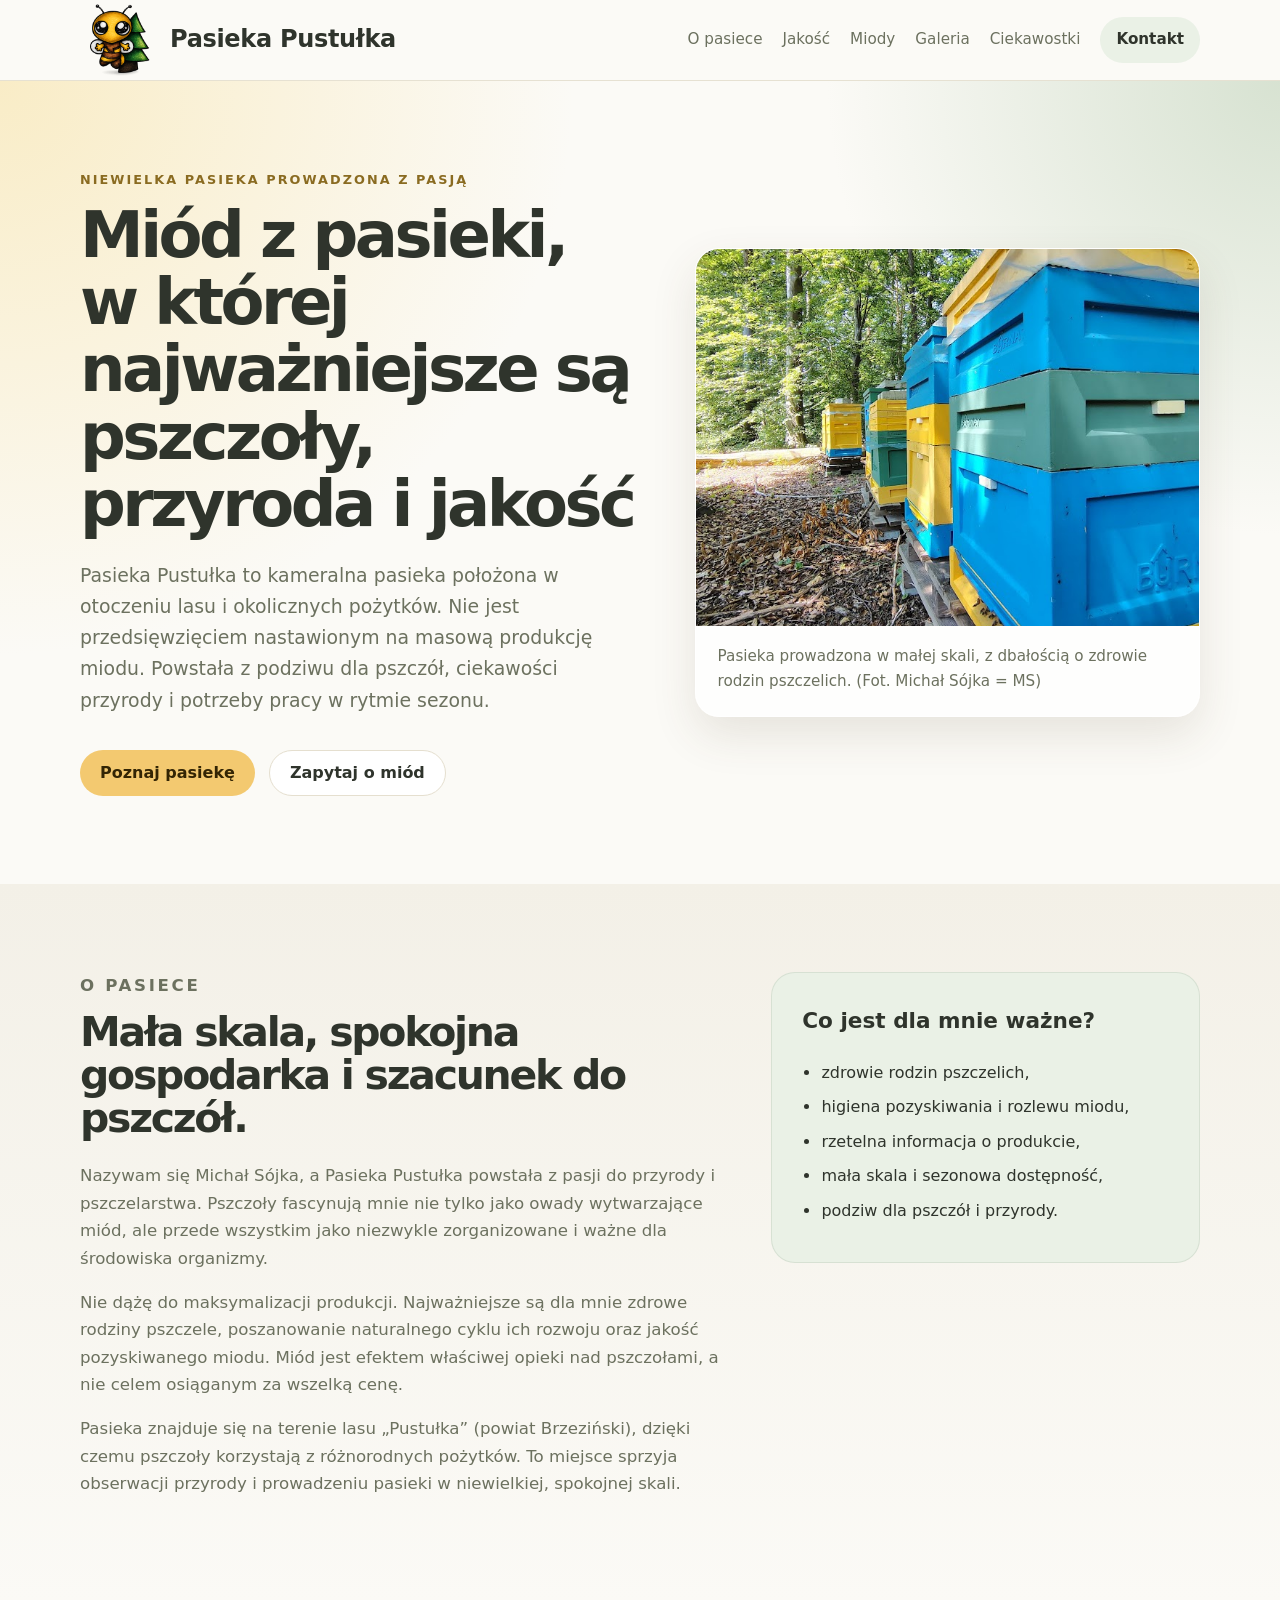
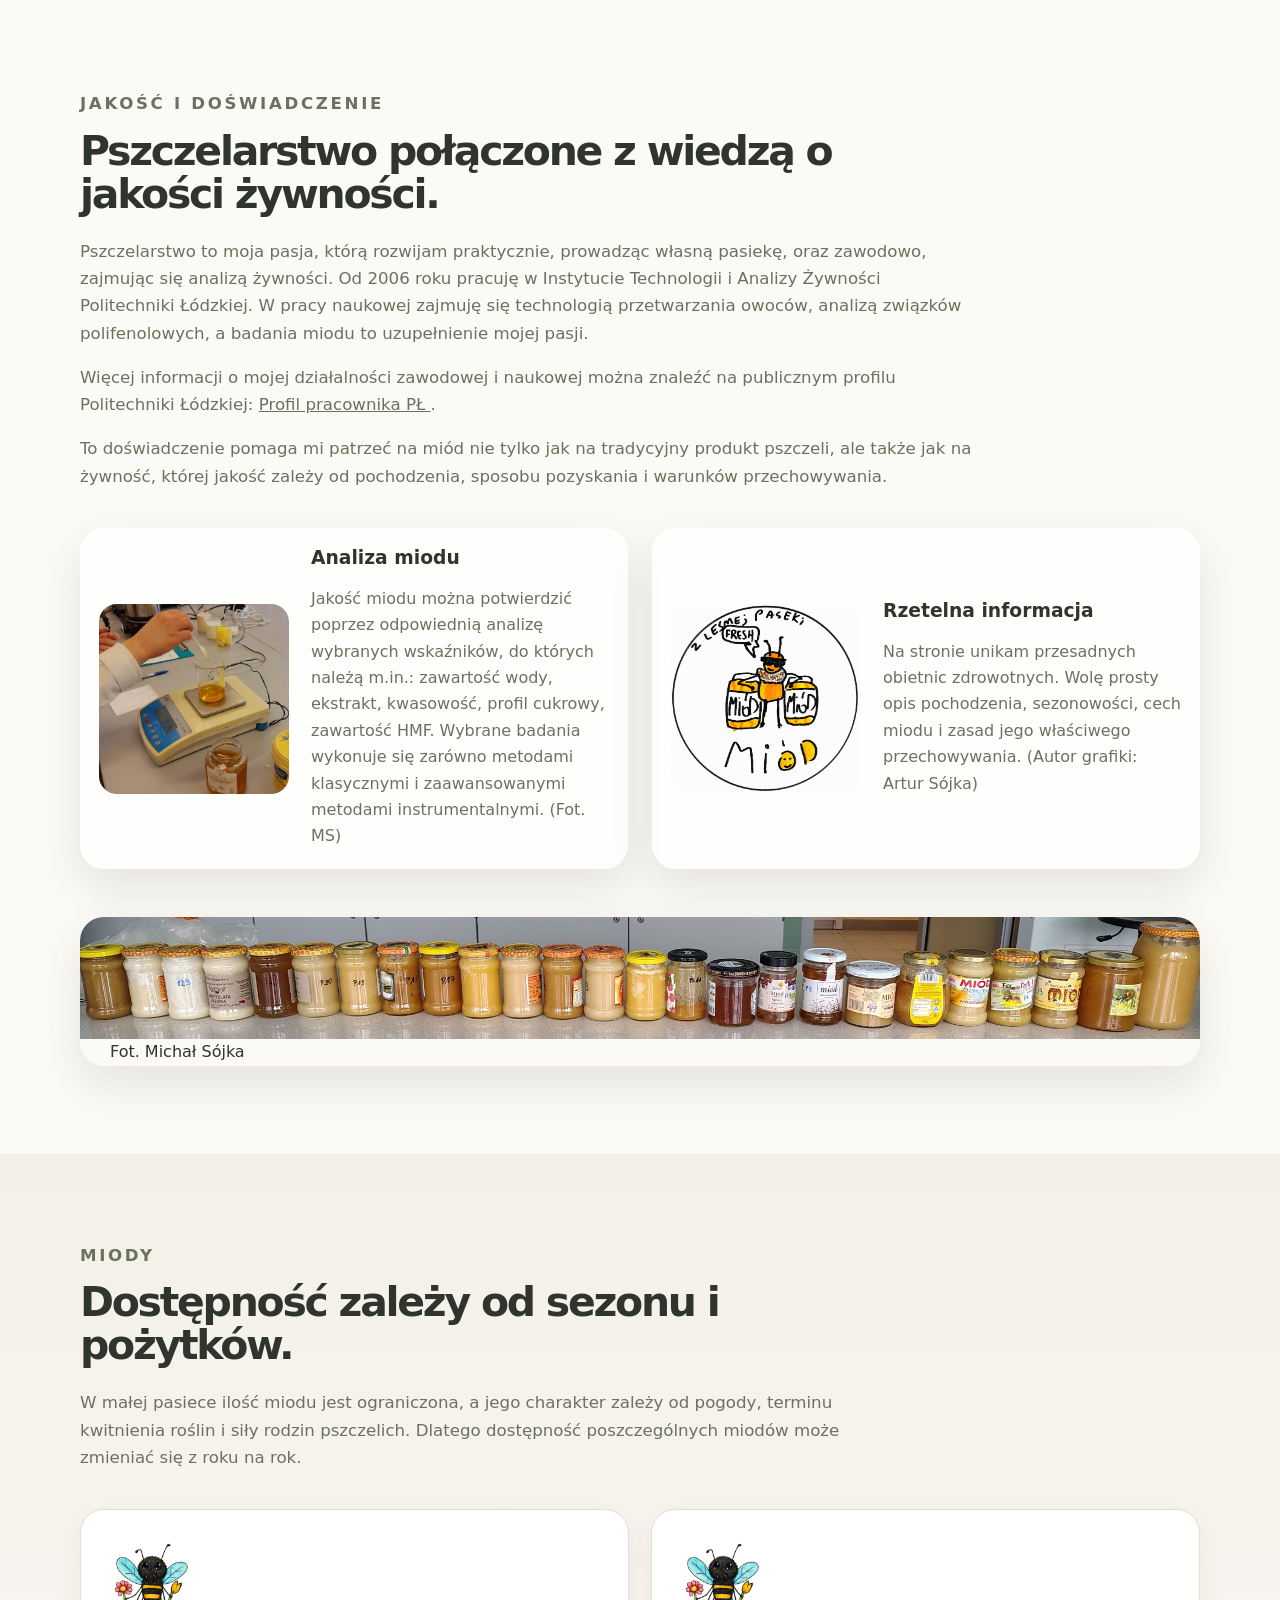
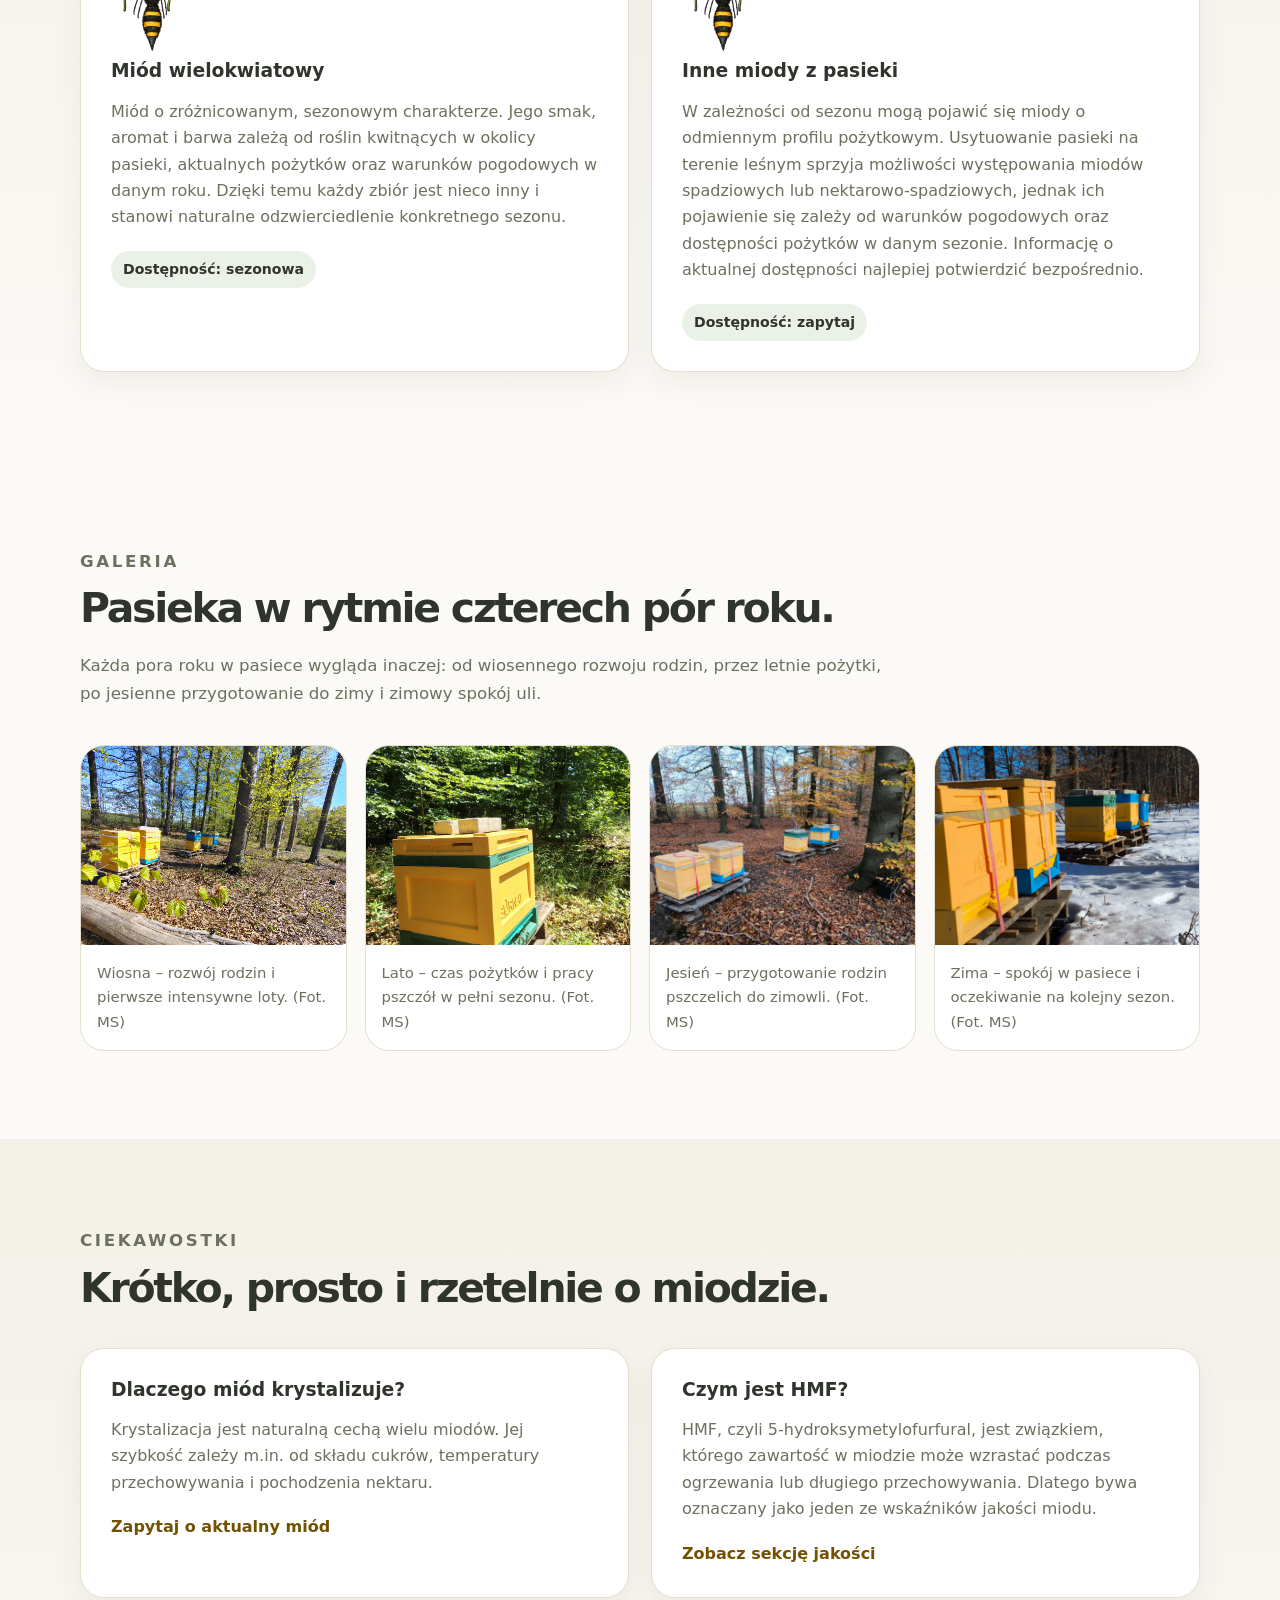
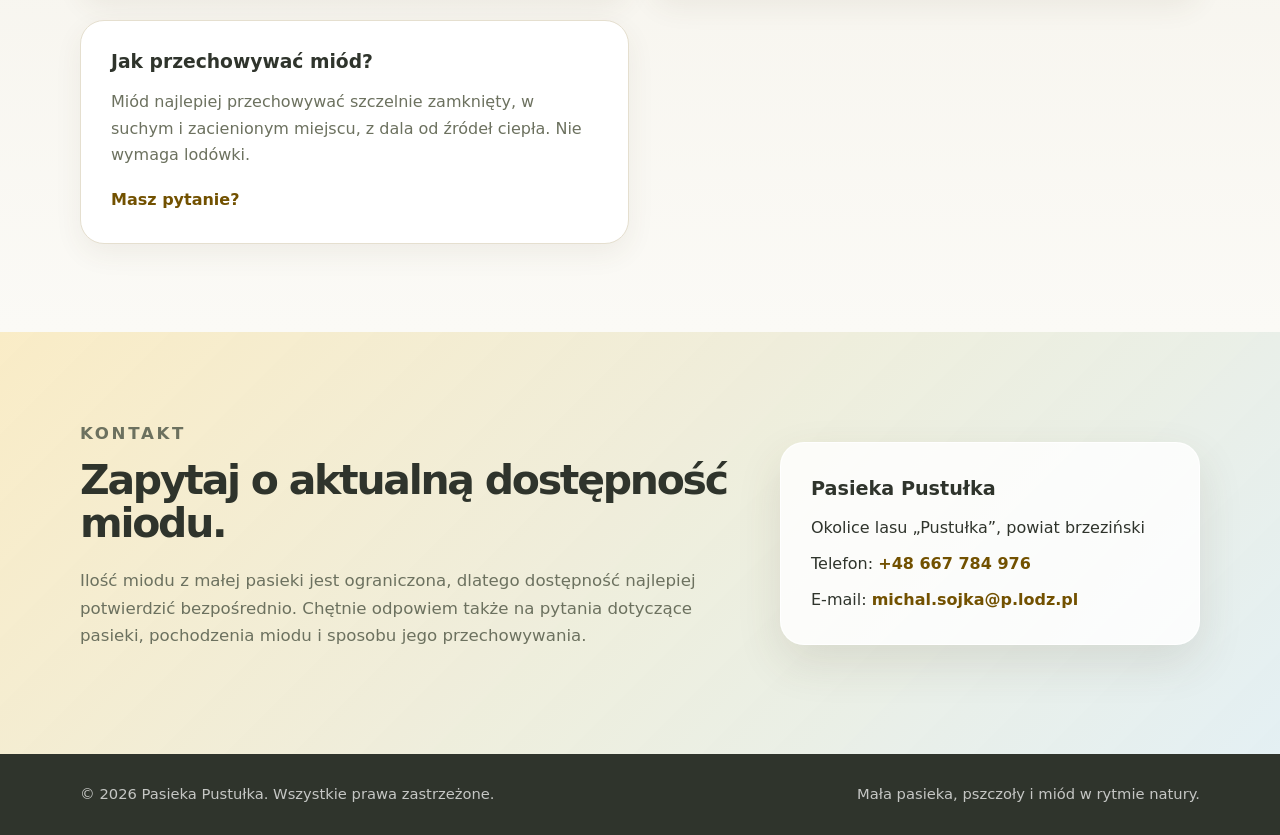
<file: index.html>
<!DOCTYPE html>
<html lang="pl">
<head>
  <meta charset="UTF-8" />
  <meta name="viewport" content="width=device-width, initial-scale=1.0" />
  <meta name="description" content="Pasieka Pustułka – niewielka pasieka prowadzona z pasji do pszczół, przyrody i jakości miodu." />
  <title>Pasieka Pustułka</title>

  <!--
    Plik stylów strony.
    Jeżeli zmienisz nazwę pliku style.css, popraw także ścieżkę poniżej.
  -->
  <link rel="stylesheet" href="style.css" />
</head>
<body>
  <!--
    ===== NAGŁÓWEK I MENU =====
    Menu jest proste i działa na zasadzie linków do sekcji na tej samej stronie.
    Przykład: href="#o-pasiece" przenosi do sekcji <section id="o-pasiece">.

    Gdy w przyszłości dodasz osobną podstronę z ciekawostkami, możesz zmienić:
    <a href="#wiedza">Ciekawostki</a>
    na:
    <a href="ciekawostki.html">Ciekawostki</a>
  -->
  <header class="site-header">
    <nav class="navbar" aria-label="Główne menu">
      <a class="logo" href="#start" aria-label="Przejdź do początku strony">
        <img src="images/logo_pp.png" alt="Logo Pasieki Pustułka" width="80">
        <span><h1>Pasieka Pustułka</h1></span>
      </a>

      <button class="menu-toggle" aria-label="Pokaż lub ukryj menu" onclick="document.body.classList.toggle('menu-open')">
        ☰
      </button>

      <div class="nav-links">
        <a href="#o-pasiece">O pasiece</a>
        <a href="#jakosc">Jakość</a>
        <a href="#miody">Miody</a>
        <a href="#galeria">Galeria</a>
        <a href="#wiedza">Ciekawostki</a>
        <!--
          Przyszła podstrona:
          1. Utwórz plik ciekawostki.html.
          2. Usuń komentarz z linku poniżej.
          3. Możesz wtedy usunąć link <a href="#wiedza">Ciekawostki</a> powyżej.
        -->
        <!-- <a href="ciekawostki.html">Ciekawostki</a> -->
        <a href="#kontakt" class="nav-button">Kontakt</a>
      </div>
    </nav>
  </header>

  <main id="start">
    <!--
      ===== SEKCJA GŁÓWNA / HERO =====
      Tutaj najlepiej wstawić dobre zdjęcie pasieki, uli albo pszczół.
      Aktualnie użyty jest plik zastępczy: images/pasieka-hero.svg.

      Aby użyć własnego zdjęcia:
      1. Wgraj zdjęcie do folderu images, np. images/pasieka.jpg.
      2. Zmień src="images/pasieka-hero.svg" na src="images/pasieka.jpg".
      3. Zmień opis alt tak, aby krótko opisywał zdjęcie.
    -->
    <section class="hero section-pad">
      <div class="container hero-grid">
        <div class="hero-text">
          <p class="eyebrow">Niewielka pasieka prowadzona z pasją</p>
          <h1>Miód z pasieki, w której najważniejsze są pszczoły, przyroda i jakość</h1>
          <p class="lead">
            Pasieka Pustułka to kameralna pasieka położona w otoczeniu lasu i okolicznych pożytków. 
			Nie jest przedsięwzięciem nastawionym na masową produkcję miodu. 
			Powstała z podziwu dla pszczół, ciekawości przyrody i potrzeby pracy w rytmie sezonu.
          </p>
          <div class="hero-actions">
            <a href="#o-pasiece" class="button primary">Poznaj pasiekę</a>
            <a href="#kontakt" class="button secondary">Zapytaj o miód</a>
          </div>
        </div>

        <figure class="hero-image card-soft">
          <img src="images/pasieka-glowna.jpg" alt="Ule w spokojnym w lesie Pustulka" />
          <figcaption>Pasieka prowadzona w małej skali, z dbałością o zdrowie rodzin pszczelich. (Fot. Michał Sójka = MS)</figcaption>
        </figure>
      </div>
    </section>

    <!--
      ===== O PASIECE =====
      W tej sekcji możesz dopisać:
      - dokładniejszą lokalizację, jeżeli chcesz ją podać,
      - od kiedy prowadzisz pasiekę,
      - liczbę rodzin pszczelich,
      - krótką historię powstania pasieki.

      Unikaj podawania dokładnej lokalizacji uli, jeśli nie chcesz jej publicznie ujawniać.
    -->
    <section id="o-pasiece" class="section-pad section-light">
      <div class="container two-columns">
        <div>
          <p class="eyebrow">O pasiece</p>
          <h2>Mała skala, spokojna gospodarka i szacunek do pszczół.</h2>
          <p>
            Nazywam się Michał Sójka, a Pasieka Pustułka powstała z pasji do przyrody i pszczelarstwa.
			Pszczoły fascynują mnie nie tylko jako owady wytwarzające miód, ale przede wszystkim jako niezwykle 
			zorganizowane i ważne dla środowiska organizmy.
          </p>
          <p>
            Nie dążę do maksymalizacji produkcji. Najważniejsze są dla mnie zdrowe rodziny pszczele, poszanowanie naturalnego cyklu ich rozwoju oraz jakość pozyskiwanego miodu.
			Miód jest efektem właściwej opieki nad pszczołami, a nie celem osiąganym za wszelką cenę.
          </p>
          <p>
            Pasieka znajduje się na terenie lasu „Pustułka” (powiat Brzeziński), dzięki czemu pszczoły korzystają z różnorodnych pożytków. 
			To miejsce sprzyja obserwacji przyrody i prowadzeniu pasieki w niewielkiej, spokojnej skali.
          </p>
        </div>

        <aside class="info-box">
          <h3>Co jest dla mnie ważne?</h3>
          <ul class="check-list">
            <li>zdrowie rodzin pszczelich,</li>
            <li>higiena pozyskiwania i rozlewu miodu,</li>
            <li>rzetelna informacja o produkcie,</li>
            <li>mała skala i sezonowa dostępność,</li>
            <li>podziw dla pszczół i przyrody.</li>
          </ul>
        </aside>
      </div>
    </section>

    <!--
      ===== KWALIFIKACJE, NAUKA I ANALIZA MIODU =====
      To jest miejsce na delikatne pokazanie Twojego doświadczenia naukowego.
      Ton jest celowo spokojny, aby nie brzmiało to górnolotnie.

      Możesz dodać zdjęcia:
      - przygotowania próbki miodu,
      - aparatu HPLC/UHPLC,
      - chromatogramu,
      - stanowiska laboratoryjnego.

      Pamiętaj: jeśli na zdjęciu widać osoby, zapytaj je o zgodę na publikację.
    -->
    <section id="jakosc" class="section-pad">
      <div class="container">
        <div class="section-heading narrow">
          <p class="eyebrow">Jakość i doświadczenie</p>
          <h2>Pszczelarstwo połączone z wiedzą o jakości żywności.</h2>
          <p>
            Pszczelarstwo to moja pasja, którą rozwijam praktycznie, prowadząc własną pasiekę, oraz zawodowo, 
            zajmując się analizą żywności. Od 2006 roku pracuję w Instytucie Technologii i Analizy Żywności Politechniki Łódzkiej.
			W pracy naukowej zajmuję się technologią przetwarzania owoców, analizą związków polifenolowych, a badania miodu to 
			uzupełnienie mojej pasji.
          </p>
          <p>
          Więcej informacji o mojej działalności zawodowej i naukowej można znaleźć
          na publicznym profilu Politechniki Łódzkiej:
          <a href="https://edu.p.lodz.pl/user/profile.php?id=1410" target="_blank" rel="noopener noreferrer">
          Profil pracownika PŁ </a>.
          </p>
          <p>
            To doświadczenie pomaga mi patrzeć na miód nie tylko jak na tradycyjny produkt pszczeli,
			ale także jak na żywność, której jakość zależy od pochodzenia, sposobu pozyskania i warunków przechowywania.
          </p>
        </div>

        <div class="quality-grid">
          <article class="quality-card card-soft">
			<img src="images/miod_analiza.jpg" alt="Symboliczne przedstawienie analizy miodu w laboratorium" />
			<div>
              <h3>Analiza miodu</h3>
              <p>
			  Jakość miodu można potwierdzić poprzez odpowiednią analizę wybranych wskaźników, do których należą m.in.: 
			  zawartość wody, ekstrakt, kwasowość, profil cukrowy, zawartość HMF. Wybrane badania 
			  wykonuje się zarówno metodami klasycznymi i zaawansowanymi metodami instrumentalnymi.
			  (Fot. MS)
              </p>
            </div>
          </article>

          <article class="quality-card card-soft">
            <img src="images/miod_lesny.png" alt="Grafika pszczoły i miodu"/>
            <div>
              <h3>Rzetelna informacja</h3>
              <p>
                Na stronie unikam przesadnych obietnic zdrowotnych. 
				Wolę prosty opis pochodzenia, sezonowości, cech miodu i zasad jego właściwego przechowywania.
				(Autor grafiki: Artur Sójka)
              </p>
            </div>
          </article>
          <div class="quality-panorama">
        <img src="images/miody-panorama.jpg" alt="Słoiki z miodem na stole laboratoryjnym w Politechnice Łódzkiej">
		<figcaption style="margin-left: 30px;">Fot. Michał Sójka</figcaption>
      </div>
        </div>
      </div>
    </section>

    <!--
      ===== MIODY / PRODUKTY =====
      Tutaj wpisz tylko te miody, które faktycznie masz w danym sezonie.
      Jeżeli czegoś nie ma, możesz dopisać: „chwilowo niedostępny” albo usunąć kartę.

      Nie dodawaj medycznych obietnic typu „leczy”, „wzmacnia odporność”, „działa przeciwzapalnie”.
      Bezpieczniej pisać o smaku, aromacie, krystalizacji i pochodzeniu.
    -->
    <section id="miody" class="section-pad section-light">
      <div class="container">
        <div class="section-heading">
          <p class="eyebrow">Miody</p>
          <h2>Dostępność zależy od sezonu i pożytków.</h2>
          <p>
            W małej pasiece ilość miodu jest ograniczona, a jego charakter zależy od pogody, terminu kwitnienia roślin i siły rodzin pszczelich. Dlatego dostępność poszczególnych miodów może zmieniać się z roku na rok.
          </p>
        </div>

        <div class="cards three-cards">
          <article class="product-card">
            <img src="images/wielokwiat_m.png" alt="pszczola - ikona przy miodzie wielokwaitowym" width="80">
            <h3>Miód wielokwiatowy</h3>
            <p>
              Miód o zróżnicowanym, sezonowym charakterze. Jego smak, aromat i barwa zależą od roślin kwitnących w okolicy pasieki, 
			  aktualnych pożytków oraz warunków pogodowych w danym roku. 
			  Dzięki temu każdy zbiór jest nieco inny i stanowi naturalne odzwierciedlenie konkretnego sezonu.
            </p>
            <p class="availability">Dostępność: sezonowa</p>
          </article>

          <article class="product-card">
            <img src="images/wielokwiat_m.png" alt="pszczola - ikona przy miodzie wielokwaitowym" width="80">
            <h3>Inne miody z pasieki</h3>
            <p>
              W zależności od sezonu mogą pojawić się miody o odmiennym profilu pożytkowym.
			  Usytuowanie pasieki na terenie leśnym sprzyja możliwości występowania miodów spadziowych lub nektarowo-spadziowych,
			  jednak ich pojawienie się zależy od warunków pogodowych oraz dostępności pożytków w danym sezonie.
			  Informację o aktualnej dostępności najlepiej potwierdzić bezpośrednio.
            </p>
            <p class="availability">Dostępność: zapytaj</p>
          </article>
           
        </div>
      </div>
    </section>

    <!--
      ===== GALERIA =====
      W tej części możesz dodać zdjęcia pasieki i uli.
      Aktualnie użyte są pliki zastępcze SVG.

      Jak podmienić zdjęcie:
      1. Wgraj zdjęcie do folderu images, np. ul-wiosna.jpg.
      2. Zmień src="images/ul-wiosna.svg" na src="images/ul-wiosna.jpg".
      3. Zmień alt="..." na krótki opis zdjęcia.

      Proponowane zdjęcia:
      - ule wiosną,
      - ule latem,
      - ule jesienią,
      - ule zimą,
      - praca przy ulu,
      - rozlew miodu,
      - słoiki z miodem,
      - zdjęcie z laboratorium/analizy miodu.
    -->
    <section id="galeria" class="section-pad">
      <div class="container">
        <div class="section-heading">
          <p class="eyebrow">Galeria</p>
          <h2>Pasieka w rytmie czterech pór roku.</h2>
          <p>
            Każda pora roku w pasiece wygląda inaczej: od wiosennego rozwoju rodzin, przez letnie pożytki,
			po jesienne przygotowanie do zimy i zimowy spokój uli.
          </p>
        </div>

        <div class="gallery-grid">
          <figure class="gallery-item">
            <img src="images/wiosna.jpg" alt="Ule wiosną" />
            <figcaption>Wiosna – rozwój rodzin i pierwsze intensywne loty. (Fot. MS)</figcaption>
          </figure>

          <figure class="gallery-item">
            <img src="images/lato.jpg" alt="Ule latem" />
            <figcaption>Lato – czas pożytków i pracy pszczół w pełni sezonu. (Fot. MS)</figcaption>
          </figure>

          <figure class="gallery-item">
            <img src="images/jesien.jpg" alt="Ule jesienią" />
            <figcaption>Jesień – przygotowanie rodzin pszczelich do zimowli. (Fot. MS)</figcaption>
          </figure>

          <figure class="gallery-item">
            <img src="images/zima.jpg" alt="Ule zimą" />
            <figcaption>Zima – spokój w pasiece i oczekiwanie na kolejny sezon. (Fot. MS)</figcaption>
          </figure>
        </div>
      </div>
    </section>

    <!--
      ===== CIEKAWOSTKI / WIEDZA O MIODZIE =====
      To jest sekcja na tej samej stronie.
      W przyszłości możesz przenieść ją do osobnego pliku ciekawostki.html.

      Dobre tematy krótkich wpisów:
      - czym jest HMF i dlaczego bada się go w miodzie,
      - dlaczego miód krystalizuje,
      - jak przechowywać miód,
      - czym jest analiza pyłkowa miodu,
      - dlaczego nie należy mocno podgrzewać miodu,
      - jak powstaje miód.

      Każdy wpis trzymaj krótki: 150–300 słów.
    -->
    <section id="wiedza" class="section-pad section-light">
      <div class="container">
        <div class="section-heading">
          <p class="eyebrow">Ciekawostki</p>
          <h2>Krótko, prosto i rzetelnie o miodzie.</h2>
         
        </div>

        <div class="cards three-cards">
          <article class="knowledge-card">
            <h3>Dlaczego miód krystalizuje?</h3>
            <p>
              Krystalizacja jest naturalną cechą wielu miodów. Jej szybkość zależy m.in. od składu cukrów, 
			  temperatury przechowywania i pochodzenia nektaru.
            </p>
            <a href="#kontakt" class="read-more">Zapytaj o aktualny miód</a>
          </article>

          <article class="knowledge-card">
            <h3>Czym jest HMF?</h3>
            <p>
              HMF, czyli 5-hydroksymetylofurfural, jest związkiem, którego zawartość w miodzie 
			  może wzrastać podczas ogrzewania lub długiego przechowywania. 
			  Dlatego bywa oznaczany jako jeden ze wskaźników jakości miodu.
            </p>
            <a href="#jakosc" class="read-more">Zobacz sekcję jakości</a>
          </article>

          <article class="knowledge-card">
            <h3>Jak przechowywać miód?</h3>
            <p>
              Miód najlepiej przechowywać szczelnie zamknięty, w suchym i zacienionym miejscu,
			  z dala od źródeł ciepła. Nie wymaga lodówki.
            </p>
            <a href="#kontakt" class="read-more">Masz pytanie?</a>
          </article>
        </div>
      </div>
    </section>

    <!--
      ===== KONTAKT =====
      Wpisz swoje aktualne dane kontaktowe.
      Możesz dodać telefon, e-mail, Facebook albo link do mapy z przybliżoną lokalizacją.

      Jeżeli nie chcesz podawać numeru telefonu, usuń odpowiednią linię.
      Jeżeli nie chcesz podawać dokładnego adresu, zostaw tylko miejscowość lub okolicę.
    -->
    <section id="kontakt" class="section-pad contact-section">
      <div class="container contact-grid">
        <div>
          <p class="eyebrow">Kontakt</p>
          <h2>Zapytaj o aktualną dostępność miodu.</h2>
          <p>
            Ilość miodu z małej pasieki jest ograniczona, dlatego dostępność najlepiej potwierdzić bezpośrednio. 
			Chętnie odpowiem także na pytania dotyczące pasieki, pochodzenia miodu i sposobu jego przechowywania.
          </p>
        </div>

        <address class="contact-card">
          <strong>Pasieka Pustułka</strong>
          <!-- W poniższych liniach wpisz własne dane kontaktowe. -->
          <span>Okolice lasu „Pustułka”, powiat brzeziński</span>
          <span>Telefon: <a href="tel:+48667784976">+48 667 784 976</a></span>
          <span>E-mail: <a href="mailto:michal.sojka@p.lodz.pl">michal.sojka@p.lodz.pl</a></span>
          <!-- Jeżeli masz Facebooka, odkomentuj i uzupełnij link. -->
          <!-- <span>Facebook: <a href="https://facebook.com/twoj-profil">profil pasieki</a></span> -->
        </address>
      </div>
    </section>
  </main>

  <!--
    ===== STOPKA =====
    Możesz dopisać numer weterynaryjny/rejestracyjny dopiero wtedy, gdy będzie nadany
    i będziesz chciał go publicznie pokazać.
  -->
  <footer class="site-footer">
    <div class="container footer-inner">
      <p>© <span id="year"></span> Pasieka Pustułka. Wszystkie prawa zastrzeżone.</p>
      <p>Mała pasieka, pszczoły i miód w rytmie natury.</p>
    </div>
  </footer>

  <script>
    // Automatyczne wpisanie aktualnego roku w stopce.
    document.getElementById('year').textContent = new Date().getFullYear();
  </script>
</body>
</html>
</file>
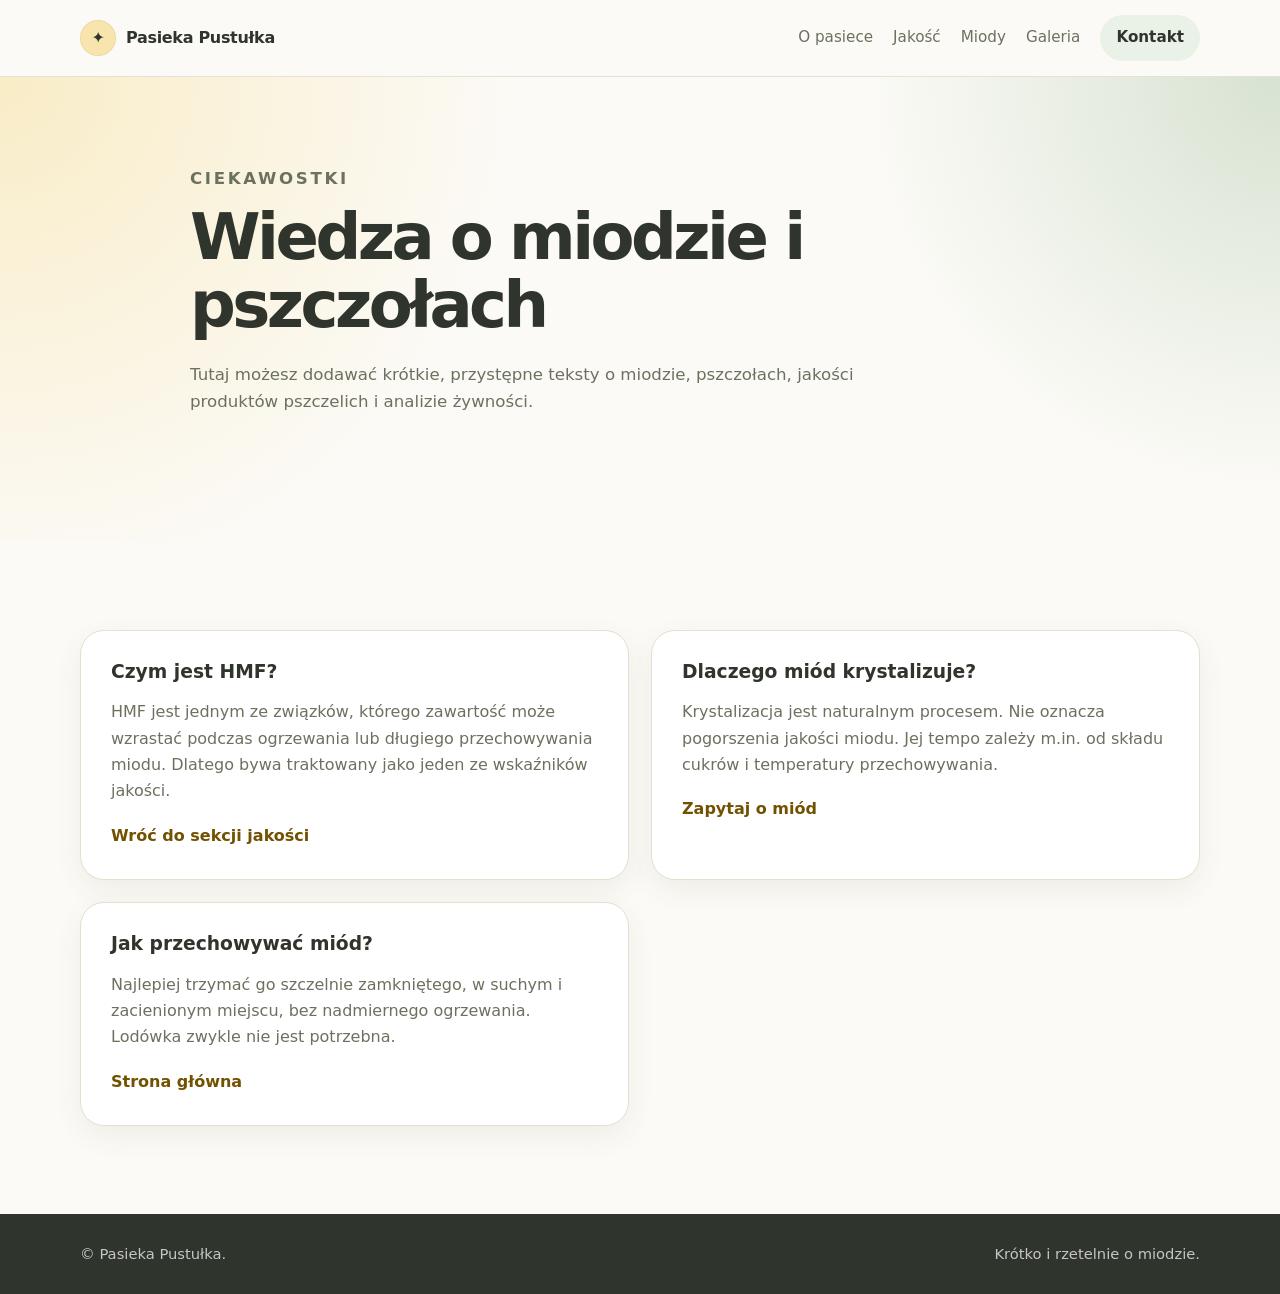
<file: ciekawostki.html>
<!DOCTYPE html>
<html lang="pl">
<head>
  <meta charset="UTF-8" />
  <meta name="viewport" content="width=device-width, initial-scale=1.0" />
  <meta name="description" content="Ciekawostki o miodzie, pszczołach i jakości produktów pszczelich." />
  <title>Ciekawostki | Pasieka Pustułka</title>
  <link rel="stylesheet" href="style.css" />
</head>
<body>
  <!--
    To jest przykładowa podstrona, którą możesz wykorzystać później.
    Na początku możesz jej nie używać. Jeżeli chcesz ją włączyć w menu strony głównej,
    wejdź do index.html i odkomentuj link:
    <a href="ciekawostki.html">Ciekawostki</a>
  -->
  <header class="site-header">
    <nav class="navbar" aria-label="Główne menu">
      <a class="logo" href="index.html#start">
        <span class="logo-mark">✦</span>
        <span>Pasieka Pustułka</span>
      </a>
      <div class="nav-links">
        <a href="index.html#o-pasiece">O pasiece</a>
        <a href="index.html#jakosc">Jakość</a>
        <a href="index.html#miody">Miody</a>
        <a href="index.html#galeria">Galeria</a>
        <a href="index.html#kontakt" class="nav-button">Kontakt</a>
      </div>
    </nav>
  </header>

  <main>
    <section class="section-pad hero">
      <div class="container section-heading narrow">
        <p class="eyebrow">Ciekawostki</p>
        <h1>Wiedza o miodzie i pszczołach</h1>
        <p class="lead">
          Tutaj możesz dodawać krótkie, przystępne teksty o miodzie, pszczołach, jakości produktów pszczelich i analizie żywności.
        </p>
      </div>
    </section>

    <section class="section-pad">
      <div class="container cards three-cards">
        <!--
          Jak dodać nowy wpis:
          1. Skopiuj cały blok <article class="knowledge-card">...</article>.
          2. Zmień tytuł w <h3>.
          3. Zmień tekst w <p>.
          4. Jeżeli wpis ma mieć osobną stronę, link w <a> może prowadzić np. do hmf.html.
        -->
        <article class="knowledge-card">
          <h3>Czym jest HMF?</h3>
          <p>
            HMF jest jednym ze związków, którego zawartość może wzrastać podczas ogrzewania lub długiego przechowywania miodu. Dlatego bywa traktowany jako jeden ze wskaźników jakości.
          </p>
          <a href="index.html#jakosc" class="read-more">Wróć do sekcji jakości</a>
        </article>

        <article class="knowledge-card">
          <h3>Dlaczego miód krystalizuje?</h3>
          <p>
            Krystalizacja jest naturalnym procesem. Nie oznacza pogorszenia jakości miodu. Jej tempo zależy m.in. od składu cukrów i temperatury przechowywania.
          </p>
          <a href="index.html#kontakt" class="read-more">Zapytaj o miód</a>
        </article>

        <article class="knowledge-card">
          <h3>Jak przechowywać miód?</h3>
          <p>
            Najlepiej trzymać go szczelnie zamkniętego, w suchym i zacienionym miejscu, bez nadmiernego ogrzewania. Lodówka zwykle nie jest potrzebna.
          </p>
          <a href="index.html" class="read-more">Strona główna</a>
        </article>
      </div>
    </section>
  </main>

  <footer class="site-footer">
    <div class="container footer-inner">
      <p>© Pasieka Pustułka.</p>
      <p>Krótko i rzetelnie o miodzie.</p>
    </div>
  </footer>
</body>
</html>
</file>
<file: style.css>
/*
  ===== STYL STRONY PASIEKA PUSTUŁKA =====
  Kolorystyka: pastelowa, jasna, spokojna.
  Styl: minimalistyczny, responsywny, odpowiedni dla prostej strony-wizytówki.

  Najłatwiejsze zmiany:
  - kolory: sekcja :root poniżej,
  - szerokość strony: zmienna --container,
  - zaokrąglenia kart: zmienna --radius,
  - cienie: zmienna --shadow.
*/

:root {
  --bg: #fbfaf6;
  --bg-soft: #f3f0e7;
  --cream: #fff8e8;
  --honey: #f3c970;
  --honey-light: #f8e5ad;
  --sage: #c8d8c2;
  --sage-light: #eaf1e6;
  --sky: #dcecf2;
  --rose: #f2d6cf;
  --text: #2f342c;
  --muted: #6c715f;
  --line: #e5dfcf;
  --white: #ffffff;
  --shadow: 0 18px 45px rgba(79, 68, 43, 0.12);
  --radius: 24px;
  --container: 1120px;
}

* {
  box-sizing: border-box;
}

html {
  scroll-behavior: smooth;
}

body {
  margin: 0;
  font-family: system-ui, -apple-system, BlinkMacSystemFont, "Segoe UI", sans-serif;
  color: var(--text);
  background: var(--bg);
  line-height: 1.65;
}

img {
  max-width: 100%;
  display: block;
}

a {
  color: inherit;
}

.container {
  width: min(var(--container), calc(100% - 40px));
  margin: 0 auto;
}

.section-pad {
  padding: 88px 0;
}

.section-light {
  background: linear-gradient(180deg, var(--bg-soft), #fbfaf6);
}

.site-header {
  position: sticky;
  top: 0;
  z-index: 20;
  background: rgba(251, 250, 246, 0.88);
  backdrop-filter: blur(14px);
  border-bottom: 1px solid rgba(229, 223, 207, 0.9);
}

.navbar {
  width: min(var(--container), calc(100% - 40px));
  margin: 0 auto;
  min-height: 76px;
  display: flex;
  align-items: center;
  justify-content: space-between;
  gap: 24px;
}

.logo {
  display: inline-flex;
  align-items: center;
  gap: 10px;
  text-decoration: none;
  font-weight: 750;
  letter-spacing: -0.02em;
}

.logo-mark {
  display: inline-grid;
  place-items: center;
  width: 36px;
  height: 36px;
  border-radius: 50%;
  background: var(--honey-light);
  box-shadow: inset 0 0 0 1px rgba(121, 89, 22, 0.08);
}

.nav-links {
  display: flex;
  align-items: center;
  gap: 20px;
  font-size: 0.95rem;
}

.nav-links a {
  text-decoration: none;
  color: var(--muted);
  transition: color 160ms ease, transform 160ms ease;
}

.nav-links a:hover {
  color: var(--text);
}

.nav-button {
  padding: 10px 16px;
  border-radius: 999px;
  background: var(--sage-light);
  color: var(--text) !important;
  font-weight: 650;
}

.menu-toggle {
  display: none;
  border: 0;
  background: var(--sage-light);
  border-radius: 14px;
  padding: 8px 12px;
  font-size: 1.35rem;
  cursor: pointer;
}

.hero {
  background:
    radial-gradient(circle at top left, rgba(248, 229, 173, 0.65), transparent 38%),
    radial-gradient(circle at top right, rgba(200, 216, 194, 0.7), transparent 30%),
    var(--bg);
}

.hero-grid {
  display: grid;
  grid-template-columns: minmax(0, 1.05fr) minmax(320px, 0.95fr);
  gap: 56px;
  align-items: center;
}

.hero h1,
.section-heading h2,
.two-columns h2,
.contact-grid h2 {
  margin: 0 0 22px;
  font-size: clamp(2.1rem, 5vw, 4.7rem);
  line-height: 1.05;
  letter-spacing: -0.055em;
}

.section-heading h2,
.two-columns h2,
.contact-grid h2 {
  font-size: clamp(2rem, 3.2vw, 3.2rem);
}

.lead {
  font-size: 1.18rem;
  color: var(--muted);
  max-width: 66ch;
}

.eyebrow {
  margin: 0 0 12px;
  color: #8a6b21;
  font-size: 0.8rem;
  font-weight: 800;
  letter-spacing: 0.16em;
  text-transform: uppercase;
}

.hero-actions {
  display: flex;
  flex-wrap: wrap;
  gap: 14px;
  margin-top: 34px;
}

.button {
  display: inline-flex;
  align-items: center;
  justify-content: center;
  min-height: 46px;
  padding: 0 20px;
  border-radius: 999px;
  text-decoration: none;
  font-weight: 750;
}

.button.primary {
  background: var(--honey);
  color: #332504;
}

.button.secondary {
  background: var(--white);
  border: 1px solid var(--line);
  color: var(--text);
}

.card-soft {
  border-radius: var(--radius);
  background: rgba(255, 255, 255, 0.72);
  box-shadow: var(--shadow);
  border: 1px solid rgba(255, 255, 255, 0.85);
  overflow: hidden;
}

.hero-image {
  margin: 0;
}

.hero-image img {
  width: 100%;
  aspect-ratio: 4 / 3;
  object-fit: cover;
}

.hero-image figcaption {
  padding: 18px 22px 22px;
  font-size: 0.95rem;
  color: var(--muted);
}

.two-columns {
  display: grid;
  grid-template-columns: minmax(0, 1.2fr) minmax(280px, 0.8fr);
  gap: 48px;
  align-items: start;
}

.two-columns p,
.section-heading p,
.contact-grid p {
  color: var(--muted);
  font-size: 1.04rem;
}

.info-box {
  padding: 30px;
  border-radius: var(--radius);
  background: var(--sage-light);
  border: 1px solid rgba(90, 120, 85, 0.13);
}

.info-box h3 {
  margin-top: 0;
  font-size: 1.35rem;
}

.check-list {
  padding-left: 1.2rem;
  margin-bottom: 0;
}

.check-list li {
  margin: 8px 0;
}

.section-heading {
  max-width: 820px;
  margin-bottom: 38px;
}

.section-heading.narrow {
  max-width: 900px;
}

.quality-grid {
  display: grid;
  grid-template-columns: repeat(2, minmax(0, 1fr));
  gap: 24px;
}

.quality-card {
  display: grid;
  grid-template-columns: 190px 1fr;
  gap: 22px;
  padding: 18px;
  align-items: center;
}

.quality-card img {
  width: 100%;
  aspect-ratio: 1 / 1;
  border-radius: 18px;
  object-fit: cover;
  background: var(--cream);
}

.quality-card h3,
.product-card h3,
.knowledge-card h3 {
  margin: 0 0 8px;
  line-height: 1.2;
}

.quality-card p,
.product-card p,
.knowledge-card p {
  margin-bottom: 0;
  color: var(--muted);
}

.cards {
  display: grid;
  gap: 22px;
}

.three-cards {
  grid-template-columns: repeat(2, minmax(0, 1fr));
}

.product-card,
.knowledge-card {
  padding: 30px;
  border-radius: var(--radius);
  background: var(--white);
  border: 1px solid var(--line);
  box-shadow: 0 10px 28px rgba(79, 68, 43, 0.07);
}

.product-icon {
  display: inline-grid;
  place-items: center;
  width: 48px;
  height: 48px;
  margin-bottom: 22px;
  border-radius: 50%;
  background: var(--cream);
  color: #8a6b21;
  font-size: 1.3rem;
}

.availability {
  margin-top: 20px;
  display: inline-flex;
  padding: 7px 12px;
  border-radius: 999px;
  background: var(--sage-light);
  color: var(--text) !important;
  font-size: 0.88rem;
  font-weight: 700;
}

.gallery-grid {
  display: grid;
  grid-template-columns: repeat(4, minmax(0, 1fr));
  gap: 18px;
}

.gallery-item {
  margin: 0;
  overflow: hidden;
  border-radius: var(--radius);
  background: var(--white);
  border: 1px solid var(--line);
}

.gallery-item img {
  width: 100%;
  aspect-ratio: 4 / 3;
  object-fit: cover;
}

.gallery-item figcaption {
  padding: 16px;
  color: var(--muted);
  font-size: 0.93rem;
}

.read-more {
  display: inline-flex;
  margin-top: 18px;
  color: #725100;
  font-weight: 750;
  text-decoration: none;
}

.contact-section {
  background:
    linear-gradient(135deg, rgba(248, 229, 173, 0.65), rgba(220, 236, 242, 0.75)),
    var(--bg);
}

.contact-grid {
  display: grid;
  grid-template-columns: minmax(0, 1fr) minmax(280px, 420px);
  gap: 38px;
  align-items: center;
}

.contact-card {
  display: grid;
  gap: 10px;
  padding: 30px;
  border-radius: var(--radius);
  background: rgba(255, 255, 255, 0.82);
  border: 1px solid rgba(255, 255, 255, 0.9);
  box-shadow: var(--shadow);
  font-style: normal;
}

.contact-card strong {
  font-size: 1.2rem;
}

.contact-card a {
  color: #725100;
  font-weight: 700;
  text-decoration: none;
}

.site-footer {
  padding: 28px 0;
  background: #2f342c;
  color: rgba(255, 255, 255, 0.72);
}

.footer-inner {
  display: flex;
  justify-content: space-between;
  gap: 18px;
  font-size: 0.92rem;
}

.footer-inner p {
  margin: 0;
}

@media (max-width: 920px) {
  .hero-grid,
  .two-columns,
  .contact-grid {
    grid-template-columns: 1fr;
  }

  .quality-grid,
  .three-cards {
    grid-template-columns: 1fr;
  }

  .quality-card {
    grid-template-columns: 150px 1fr;
  }

  .gallery-grid {
    grid-template-columns: repeat(2, minmax(0, 1fr));
  }
}

@media (max-width: 720px) {
  .section-pad {
    padding: 64px 0;
  }

  .menu-toggle {
    display: inline-flex;
  }

  .nav-links {
    position: absolute;
    left: 20px;
    right: 20px;
    top: 76px;
    display: none;
    flex-direction: column;
    align-items: stretch;
    gap: 6px;
    padding: 16px;
    border-radius: 20px;
    background: rgba(255, 255, 255, 0.96);
    box-shadow: var(--shadow);
    border: 1px solid var(--line);
  }

  .menu-open .nav-links {
    display: flex;
  }

  .nav-links a {
    padding: 10px 12px;
  }

  .nav-button {
    text-align: center;
  }

  .quality-card {
    grid-template-columns: 1fr;
  }

  .quality-card img {
    aspect-ratio: 16 / 9;
  }

  .gallery-grid {
    grid-template-columns: 1fr;
  }

  .footer-inner {
    flex-direction: column;
  }
}

@media (max-width: 460px) {
  .container,
  .navbar {
    width: min(100% - 28px, var(--container));
  }

  .hero-actions {
    flex-direction: column;
  }

  .button {
    width: 100%;
  }
}

/* Panoramiczne zdjęcie miodów pod kartami w sekcji Jakość i doświadczenie */
.quality-panorama {
  grid-column: 1 / -1;      /* zajmuje szerokość dwóch kontenerów wyżej */
  width: 100%;
  margin-top: 1.5rem;
  border-radius: var(--radius);
  overflow: hidden;
  box-shadow: var(--shadow);
}

.quality-panorama img {
  width: 100%;
  height: auto;             /* pokazuje całe zdjęcie, bez sztucznego przycinania */
  display: block;
}
</file>
